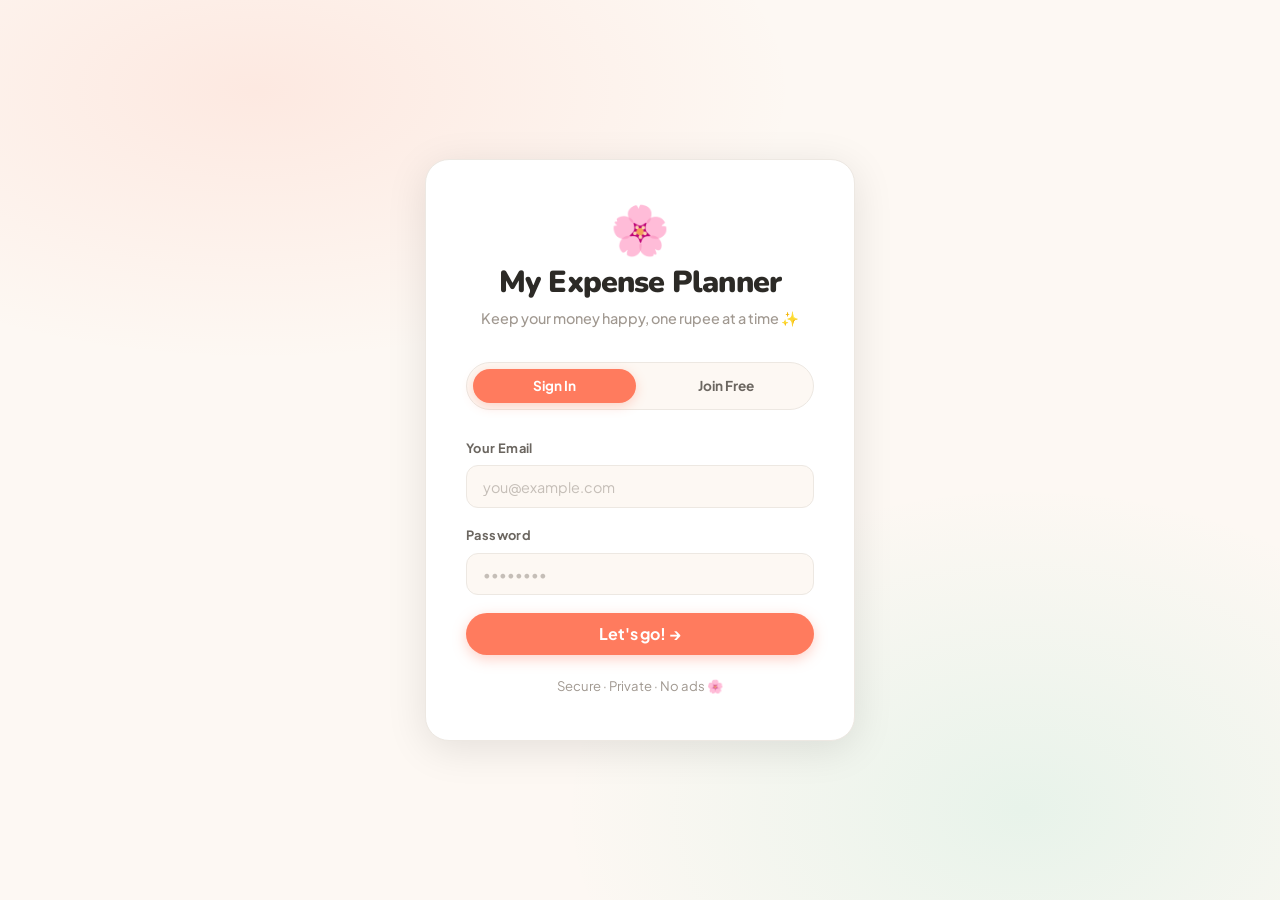
<file: src/main/webapp/index.html>
<!DOCTYPE html>
<html lang="en">
<head>
<meta charset="UTF-8"/>
<meta name="viewport" content="width=device-width, initial-scale=1.0"/>
<title>🌸 My Expense Planner</title>
<link rel="stylesheet" href="css/style.css"/>
</head>
<body>

<div class="auth-page">
  <div class="auth-card fade-in">
    <div class="auth-logo">
      <span class="icon">🌸</span>
      <h1>My Expense Planner</h1>
      <p>Keep your money happy, one rupee at a time ✨</p>
    </div>

    <div class="auth-tabs">
      <button class="auth-tab active" id="tab-login"    onclick="switchTab('login')">Sign In</button>
      <button class="auth-tab"        id="tab-register" onclick="switchTab('register')">Join Free</button>
    </div>

    <div id="auth-alert" class="alert"></div>

    <!-- Login Form -->
    <div id="form-login">
      <div class="form-group">
        <label>Your Email</label>
        <input id="l-email" type="email" class="form-control" placeholder="you@example.com"/>
      </div>
      <div class="form-group">
        <label>Password</label>
        <input id="l-password" type="password" class="form-control" placeholder="••••••••"/>
      </div>
      <button class="btn btn-primary btn-block" style="font-size:1rem" onclick="doLogin()">Let's go! →</button>
    </div>

    <!-- Register Form -->
    <div id="form-register" style="display:none">
      <div class="form-group">
        <label>What should we call you?</label>
        <input id="r-name" type="text" class="form-control" placeholder="Your name"/>
      </div>
      <div class="form-group">
        <label>Your Email</label>
        <input id="r-email" type="email" class="form-control" placeholder="you@example.com"/>
      </div>
      <div class="form-group">
        <label>Pick a Password</label>
        <input id="r-password" type="password" class="form-control" placeholder="At least 6 characters"/>
      </div>
      <button class="btn btn-primary btn-block" style="font-size:1rem" onclick="doRegister()">Create My Account 🎊</button>
    </div>

    <div class="auth-footer">Secure · Private · No ads 🌸</div>
  </div>
</div>

<script src="js/script.js"></script>
<script>
  function switchTab(tab) {
    document.getElementById("form-login").style.display    = tab === "login"    ? "" : "none";
    document.getElementById("form-register").style.display = tab === "register" ? "" : "none";
    document.getElementById("tab-login").classList.toggle("active",    tab === "login");
    document.getElementById("tab-register").classList.toggle("active", tab === "register");
    document.getElementById("auth-alert").className = "alert";
  }

  async function doLogin() {
    const email    = document.getElementById("l-email").value.trim();
    const password = document.getElementById("l-password").value;
    if (!email || !password) { showAlert("auth-alert","Please fill all fields.","error"); return; }
    const data = await apiPost("/login", { email, password });
    if (data.success) {
      location.href = "dashboard.html";
    } else {
      showAlert("auth-alert", data.message || "Login failed.", "error");
    }
  }

  async function doRegister() {
    const name     = document.getElementById("r-name").value.trim();
    const email    = document.getElementById("r-email").value.trim();
    const password = document.getElementById("r-password").value;
    if (!name || !email || !password) { showAlert("auth-alert","Please fill all fields.","error"); return; }
    const data = await apiPost("/register", { name, email, password });
    if (data.success) {
      location.href = "dashboard.html";
    } else {
      showAlert("auth-alert", data.message || "Registration failed.", "error");
    }
  }

  document.addEventListener("keydown", e => {
    if (e.key === "Enter") {
      const loginVisible = document.getElementById("form-login").style.display !== "none";
      loginVisible ? doLogin() : doRegister();
    }
  });

  apiGet("/me").then(d => { if (d?.logged_in) location.href = "dashboard.html"; }).catch(()=>{});
</script>
</body>
</html>
</file>
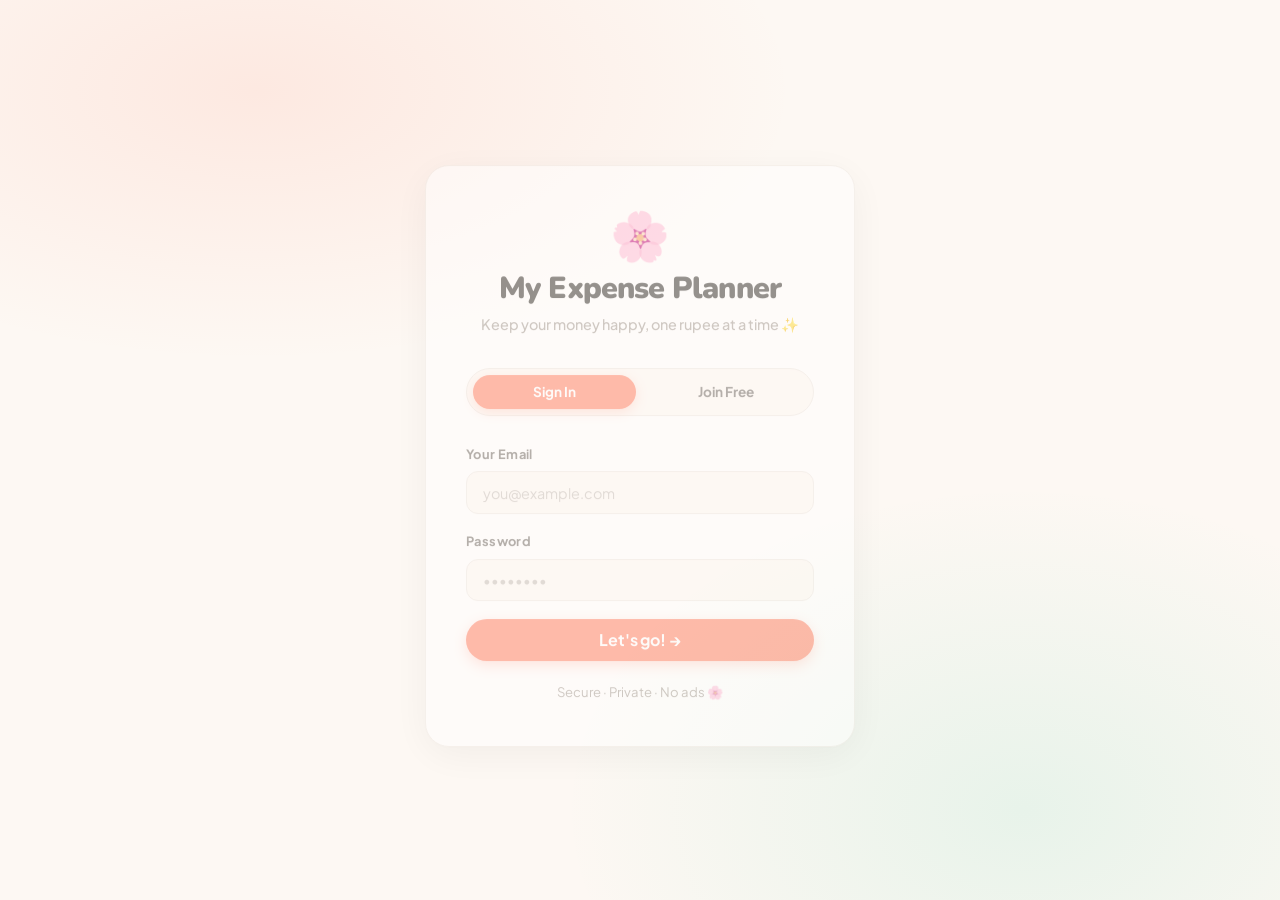
<file: src/main/webapp/budget.html>
<!DOCTYPE html>
<html lang="en">
<head>
<meta charset="UTF-8"/>
<meta name="viewport" content="width=device-width, initial-scale=1.0"/>
<title>Budget – 🌸 My Expense Planner</title>
<link rel="stylesheet" href="css/style.css"/>
</head>
<body>

<!-- Navbar -->
<nav class="navbar">
  <div class="logo">🌸 <span>My Planner<span class="dot">.</span></span></div>
  <div class="nav-links">
    <a href="dashboard.html">Home</a>
    <a href="budget.html" class="active">Budget</a>
    <a href="expenses.html">Expenses</a>
    <a href="compare.html">Compare</a>
    <a href="history.html">History</a>
  </div>
  <div class="nav-user">
    Hi, <strong id="nav-name">Friend</strong>! 👋
    <button class="btn-logout" id="btn-logout">Sign out</button>
  </div>
</nav>

<div class="container">

  <div class="page-header">
    <h1>📋 Plan Your Budget</h1>
    <p>Set how much you'd like to spend in each category. Every save creates a new version automatically — so you can always look back!</p>
  </div>

  <div class="month-bar">
    <span>📅 Month:</span>
    <select id="b-month" class="form-control" style="width:auto" onchange="loadCurrentBudget()"></select>
    <select id="b-year"  class="form-control" style="width:auto" onchange="loadCurrentBudget()"></select>
  </div>

  <div id="b-alert" class="alert"></div>

  <div style="display:grid;grid-template-columns:1fr 320px;gap:1.5rem;align-items:start" class="fade-in">
    <div class="card">
      <h3 style="font-weight:800;margin-bottom:.4rem">How much do you plan to spend? (₹)</h3>
      <p style="font-size:.85rem;color:var(--text-dim);margin-bottom:1.25rem;font-weight:500">Fill in the categories you expect to spend in this month.</p>

      <div class="category-grid" id="cat-grid" style="margin-top:1rem"></div>

      <div style="display:flex;gap:.75rem;flex-wrap:wrap;margin-top:.5rem;align-items:center">
        <button class="btn btn-primary" onclick="saveBudget()">💾 Save This Budget</button>
        <button class="btn btn-outline" onclick="clearForm()">✕ Start Over</button>
        <!-- ── NEW: Auto-Suggest Button ── -->
        <button class="btn btn-outline" onclick="loadAutoSuggest()"
                style="border-color:var(--sky);color:var(--sky);background:var(--sky-soft)">
          🤖 Auto-Suggest from Past
        </button>
      </div>

      <!-- ── NEW: Auto-Suggest Panel ── -->
      <div class="suggest-panel" id="suggest-panel">
        <p>💡 Based on your last 3 months of spending, here are suggested amounts:</p>
        <div id="suggest-rows" style="margin-bottom:.75rem"></div>
        <div style="display:flex;gap:.6rem">
          <button class="suggest-apply-btn" onclick="applySuggestion()">✅ Apply These Values</button>
          <button class="suggest-apply-btn" onclick="document.getElementById('suggest-panel').classList.remove('visible')"
                  style="background:var(--text-dim)">✕ Dismiss</button>
        </div>
      </div>
    </div>

    <!-- Right sidebar: current version + prediction hint -->
    <div>
      <div class="card" id="budget-summary" style="display:none">
        <h4 style="margin-bottom:1rem;color:var(--text-dim);font-size:.78rem;text-transform:uppercase;letter-spacing:.07em;font-weight:800">Current Version</h4>
        <div id="summary-body" style="margin-top:.75rem"></div>
      </div>
      <div class="card" id="budget-empty-card">
        <div class="empty-state" style="padding:1.5rem 0">
          <div class="icon" style="font-size:2rem">📝</div>
          <p style="font-size:.85rem">Nothing saved yet for this month — fill in your plan!</p>
        </div>
      </div>

      <!-- ── NEW: Prediction hint card ── -->
      <div class="card" id="budget-pred-hint" style="margin-top:1rem;display:none;
           background:linear-gradient(135deg,#1a2a3a,#0f1f2d);color:#e8f4fd;border:none">
        <div style="font-size:.7rem;text-transform:uppercase;letter-spacing:.09em;
                    color:#7aafc4;font-weight:800;margin-bottom:.6rem">🔮 Predicted Next Month</div>
        <div id="pred-hint-body"></div>
        <div style="margin-top:.75rem">
          <button class="suggest-apply-btn" onclick="loadAutoSuggest()">Apply to Budget</button>
        </div>
      </div>
    </div>
  </div>

</div>

<script src="js/script.js"></script>
<script>
const CATEGORIES = [
  {icon:"🍔", name:"Food"},
  {icon:"🚌", name:"Transport"},
  {icon:"🏠", name:"Rent"},
  {icon:"💊", name:"Health"},
  {icon:"📚", name:"Education"},
  {icon:"🎉", name:"Entertainment"},
  {icon:"🛍️", name:"Shopping"},
  {icon:"⚡", name:"Utilities"},
  {icon:"✈️", name:"Travel"},
  {icon:"📦", name:"Other"}
];

let _suggestedData = null;

document.addEventListener("DOMContentLoaded", () => {
  initNavbar();
  buildCategoryGrid();
  populateMonthYear("b-month", "b-year");
  loadCurrentBudget();
  loadPredictionHint();
});

function buildCategoryGrid() {
  const grid = document.getElementById("cat-grid");
  grid.innerHTML = CATEGORIES.map(c => `
    <div class="form-group cat-input">
      <label>${c.icon} ${c.name}</label>
      <input id="cat-${c.name}" type="number" min="0" step="1" class="form-control" placeholder="₹ 0"/>
    </div>`).join("");
}

async function saveBudget() {
  const month = document.getElementById("b-month").value;
  const year  = document.getElementById("b-year").value;
  const items = {};
  let hasAny = false;
  CATEGORIES.forEach(c => {
    const v = parseFloat(document.getElementById("cat-"+c.name).value) || 0;
    if (v > 0) { items[c.name] = v; hasAny = true; }
  });
  if (!hasAny) { showBAlert("Please enter at least one amount before saving.", "error"); return; }

  const data = await apiPost("/budget", { month, year, items });
  if (data.success) {
    showBAlert(`Budget Version ${data.version_no} saved! 🎉`, "success");
    loadCurrentBudget();
  } else {
    showBAlert(data.message || "Failed to save budget.", "error");
  }
}

function showBAlert(msg, type) {
  const el = document.getElementById("b-alert");
  el.textContent = msg;
  el.className = `alert alert-${type} show`;
  setTimeout(() => el.classList.remove("show"), 4000);
}

function clearForm() {
  CATEGORIES.forEach(c => { document.getElementById("cat-"+c.name).value = ""; });
}

async function loadCurrentBudget() {
  const month = document.getElementById("b-month").value;
  const year  = document.getElementById("b-year").value;
  if (!month || !year) return;
  const data = await apiGet(`/budget/history?month=${month}&year=${year}`);
  const sumEl   = document.getElementById("budget-summary");
  const emptyEl = document.getElementById("budget-empty-card");
  if (!data.success || !data.versions.length) {
    sumEl.style.display = "none"; emptyEl.style.display = "";
    return;
  }
  emptyEl.style.display = "none"; sumEl.style.display = "";
  const latest = data.versions[data.versions.length - 1];
  const total  = Object.values(latest.items).reduce((a,b) => a+b, 0);
  document.getElementById("summary-body").innerHTML =
    CATEGORIES.filter(c => latest.items[c.name] > 0).map(c => `
      <div style="display:flex;justify-content:space-between;padding:.4rem 0;border-bottom:1px solid var(--border-soft);font-size:.85rem">
        <span style="color:var(--text-mid)">${c.icon} ${c.name}</span>
        <span style="font-family:'Fira Code',monospace;color:var(--gold);font-weight:600">${fmt(latest.items[c.name])}</span>
      </div>`).join("") +
    `<div style="display:flex;justify-content:space-between;padding:.75rem 0 0;font-weight:900;font-family:'Nunito',sans-serif">
      <span>Total</span><span style="color:var(--coral)">${fmt(total)}</span>
    </div>`;
}


async function loadAutoSuggest() {
  const panel = document.getElementById("suggest-panel");
  panel.innerHTML = '<div style="color:var(--sky);font-size:.83rem">⏳ Analysing past 3 months…</div>';
  panel.classList.add("visible");

  const data = await apiGet("/prediction");
  if (!data.success || !data.categories || data.categories.length === 0) {
    panel.innerHTML = '<div style="color:var(--text-mid);font-size:.83rem">⚠ Not enough data yet. Log expenses for at least 1 month first.</div>';
    return;
  }
  _suggestedData = data.categories;

  const rows = data.categories.map(c =>
    `<div style="display:flex;justify-content:space-between;align-items:center;
                 padding:.35rem 0;border-bottom:1px solid rgba(78,168,222,.15);font-size:.83rem">
       <span style="color:var(--text)">${CATEGORIES.find(x=>x.name===c.category)?.icon||''} ${c.category}</span>
       <span style="color:var(--sky);font-family:'Fira Code',monospace;font-weight:700">${fmt(c.predicted)}</span>
     </div>`).join("");

  panel.innerHTML = `
    <p style="margin-bottom:.5rem">💡 Based on your last <strong>${data.months_used}</strong> month(s), here are suggested amounts:</p>
    <div style="margin-bottom:.75rem">${rows}</div>
    <div style="font-size:.78rem;color:var(--text-dim);margin-bottom:.7rem">
      Yearly if continued: <strong style="color:var(--sky)">${fmt(data.yearly_projection)}</strong>
    </div>
    <div style="display:flex;gap:.6rem">
      <button class="suggest-apply-btn" onclick="applySuggestion()">✅ Apply These Values</button>
      <button class="suggest-apply-btn" onclick="document.getElementById('suggest-panel').classList.remove('visible')"
              style="background:var(--text-dim)">✕ Dismiss</button>
    </div>`;
}

function applySuggestion() {
  if (!_suggestedData) return;
  _suggestedData.forEach(c => {
    const el = document.getElementById("cat-" + c.category);
    if (el) el.value = Math.ceil(parseFloat(c.predicted) * 1.10); // add 10% buffer
  });
  document.getElementById("suggest-panel").classList.remove("visible");
  showBAlert("Budget auto-filled with a 10% buffer on predicted values! Review and save. 🎯", "success");
}


async function loadPredictionHint() {
  const hintCard = document.getElementById("budget-pred-hint");
  const hintBody = document.getElementById("pred-hint-body");
  const data     = await apiGet("/prediction");
  if (!data.success || !data.categories || data.categories.length === 0) return;

  hintCard.style.display = "";
  hintBody.innerHTML = data.categories.slice(0, 4).map(c =>
    `<div style="display:flex;justify-content:space-between;padding:.25rem 0;font-size:.8rem;
                 border-bottom:1px solid rgba(255,255,255,.07)">
       <span style="color:#b4d0e3">${c.category}</span>
       <span style="color:#7dd3af;font-family:'Fira Code',monospace;font-weight:600">${fmt(c.predicted)}</span>
     </div>`).join("") +
    `<div style="display:flex;justify-content:space-between;padding:.5rem 0 0;font-size:.85rem">
       <span style="color:#9fcdea;font-weight:700">Total predicted</span>
       <span style="color:#fff;font-family:'Nunito',sans-serif;font-weight:900">${fmt(data.predicted_total)}</span>
     </div>`;
}
</script>
</body>
</html>
</file>
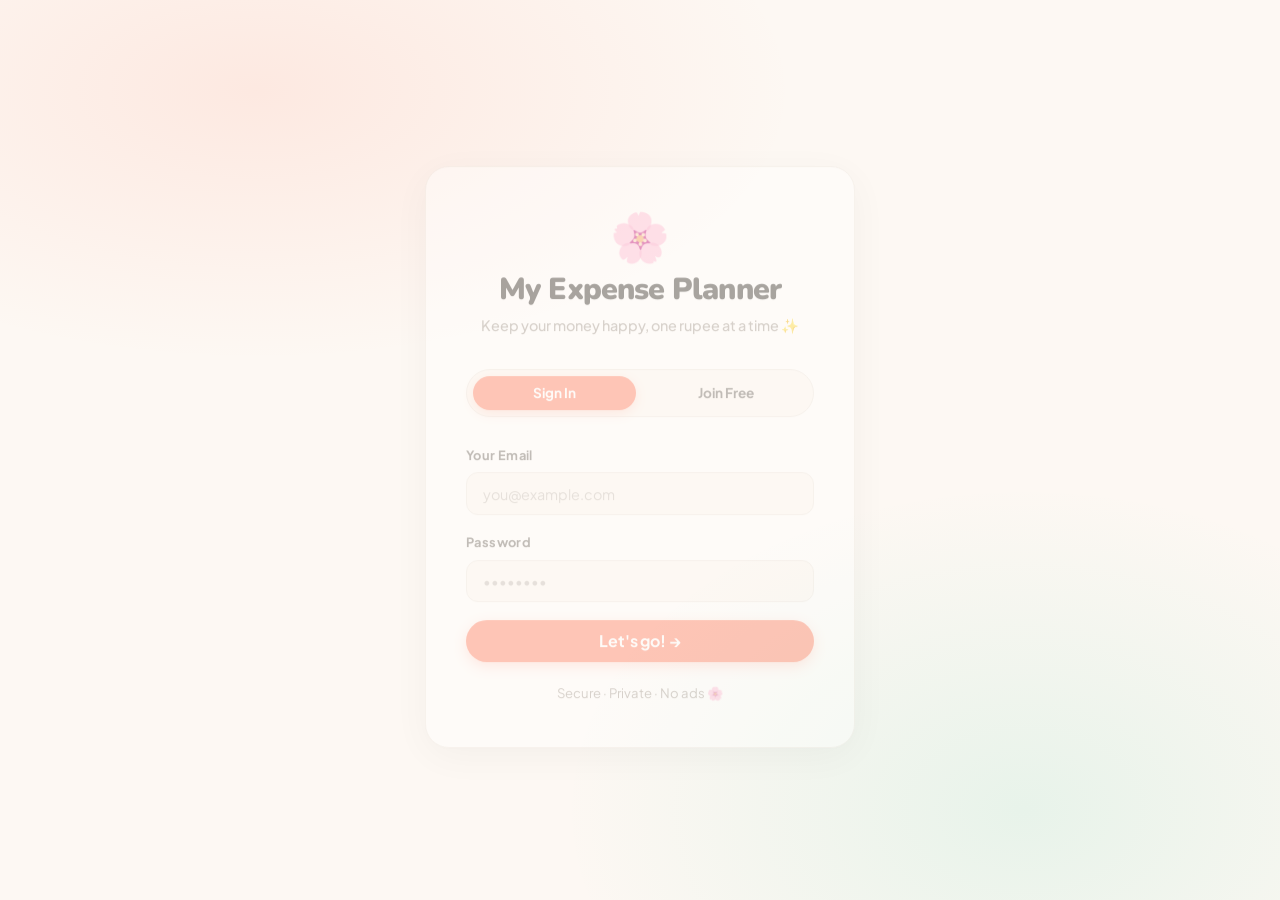
<file: src/main/webapp/dashboard.html>
<!DOCTYPE html>
<html lang="en">
<head>
<meta charset="UTF-8"/>
<meta name="viewport" content="width=device-width, initial-scale=1.0"/>
<title>Dashboard – 🌸 My Expense Planner</title>
<link rel="stylesheet" href="css/style.css"/>
</head>
<body>

<!-- Navbar -->
<nav class="navbar">
  <div class="logo">🌸 <span>My Planner<span class="dot">.</span></span></div>
  <div class="nav-links">
    <a href="dashboard.html" class="active">Home</a>
    <a href="budget.html">Budget</a>
    <a href="expenses.html">Expenses</a>
    <a href="compare.html">Compare</a>
    <a href="history.html">History</a>
  </div>
  <div class="nav-user">
    Hi, <strong id="nav-name">Friend</strong>! 👋
    <button class="btn-logout" id="btn-logout">Sign out</button>
  </div>
</nav>

<div class="container">

  <!-- Page Header -->
  <div class="flex-between page-header">
    <div>
      <h1>👋 Welcome back!</h1>
      <p>Here's how your finances are looking this month.</p>
    </div>
    <div style="display:flex;gap:.75rem;align-items:center;flex-wrap:wrap">
      <button class="btn-export" onclick="doExportCSV()">⬇ Export CSV</button>
      <button class="btn-export" style="border-color:var(--coral);color:var(--coral);background:var(--coral-soft)" onclick="doExportPDF()">📄 Export PDF</button>
      <a href="budget.html" class="btn btn-primary">+ Set a Budget</a>
    </div>
  </div>

  <!-- Month Bar -->
  <div class="month-bar">
    <span>📅 Viewing month:</span>
    <select id="d-month" class="form-control" style="width:auto" onchange="loadDashboard()"></select>
    <select id="d-year"  class="form-control" style="width:auto" onchange="loadDashboard()"></select>
  </div>

  <!-- Stats Grid -->
  <div class="stats-grid">
    <div class="stat-card">
      <div class="label">Total Budget</div>
      <div class="value" id="stat-budget">₹0</div>
      <div class="sub">What you planned 📋</div>
    </div>
    <div class="stat-card red">
      <div class="label">Spent So Far</div>
      <div class="value" id="stat-spent">₹0</div>
      <div class="sub" id="stat-count">0 transactions 💸</div>
    </div>
    <div class="stat-card gold">
      <div class="label">Still Available</div>
      <div class="value" id="stat-remaining">₹0</div>
      <div class="sub" id="stat-remaining-label">Available to spend</div>
    </div>
    <div class="stat-card teal">
      <div class="label">Budget Versions</div>
      <div class="value" id="stat-versions">0</div>
      <div class="sub">Revisions this month 🔄</div>
    </div>
  </div>

  <!-- Progress Bar -->
  <div class="card mb-2">
    <div class="flex-between" style="margin-bottom:1rem">
      <h3 style="font-weight:800;font-size:1.1rem">How much of your budget is used?</h3>
      <span id="prog-label" style="font-family:'Nunito',sans-serif;font-size:1.3rem;font-weight:900;color:var(--coral)">0%</span>
    </div>
    <div style="display:flex;justify-content:space-between;margin-bottom:.75rem;font-size:.85rem;color:var(--text-dim)">
      <span id="prog-amounts"></span>
    </div>
    <div class="progress-bar-wrap">
      <div class="progress-bar" id="prog-bar" style="width:0%"></div>
    </div>
  </div>

  <!-- ── NEW: Charts Section ─────────────────────────────── -->
  <div class="section-heading">📈 Spending Visualisation</div>
  <div class="charts-grid mb-2">
    <div class="chart-card">
      <h3>Category Breakdown</h3>
      <div class="chart-wrap">
        <canvas id="pie-chart"></canvas>
      </div>
    </div>
    <div class="chart-card">
      <h3>Planned vs Actual</h3>
      <div class="chart-wrap">
        <canvas id="bar-chart"></canvas>
      </div>
    </div>
  </div>

  <!-- ── NEW: Smart Insights Panel ───────────────────────── -->
  <div class="section-heading">🧠 Smart Insights</div>
  <div class="insights-panel mb-2" id="insights-container">
    <div class="insight-item info">
      <span class="i-icon">💡</span>
      <span class="i-text">Select a month above to see personalised spending insights.</span>
    </div>
  </div>

  <!-- ── NEW: Yearly Prediction Panel ────────────────────── -->
  <div class="section-heading">🔮 Prediction & Forecast</div>
  <div class="prediction-panel mb-2" id="prediction-container">
    <h3>Next Month Prediction</h3>
    <div style="color:#7aafc4;font-size:.85rem">Loading forecast…</div>
  </div>

  <!-- Quick Actions -->
  <div class="section-heading">⚡ Quick Actions</div>
  <div class="stats-grid">
    <a href="budget.html" class="quick-action">
      <span class="qa-icon">📋</span>
      <div class="qa-label">Create / Update Budget</div>
    </a>
    <a href="expenses.html" class="quick-action">
      <span class="qa-icon">💸</span>
      <div class="qa-label">Log an Expense</div>
    </a>
    <a href="compare.html" class="quick-action">
      <span class="qa-icon">📊</span>
      <div class="qa-label">Planned vs Actual</div>
    </a>
    <a href="history.html" class="quick-action">
      <span class="qa-icon">🕓</span>
      <div class="qa-label">See Version History</div>
    </a>
  </div>

</div>

<script src="js/script.js"></script>
<script>
  document.addEventListener("DOMContentLoaded", () => {
    initNavbar();
    populateMonthYear("d-month", "d-year");
    loadDashboard();
    loadPrediction("prediction-container");
  });

  async function loadDashboard() {
    const month = document.getElementById("d-month").value;
    const year  = document.getElementById("d-year").value;
    if (!month || !year) return;

    const data = await apiGet(`/dashboard?month=${month}&year=${year}`);
    if (!data.success) return;

    document.getElementById("stat-budget").textContent    = fmt(data.total_budget);
    document.getElementById("stat-spent").textContent     = fmt(data.total_expenses);
    document.getElementById("stat-remaining").textContent = fmt(Math.abs(data.remaining));
    document.getElementById("stat-versions").textContent  = data.version_count;
    document.getElementById("stat-count").textContent     = `${data.expense_count} transaction${data.expense_count !== 1 ? "s" : ""} 💸`;

    const remLabel = document.getElementById("stat-remaining-label");
    remLabel.textContent = data.remaining >= 0 ? "Available to spend" : "Over budget! ⚠";
    remLabel.style.color = data.remaining >= 0 ? "" : "var(--red)";

    const pct = data.total_budget > 0
      ? Math.min((data.total_expenses / data.total_budget) * 100, 100) : 0;
    const bar = document.getElementById("prog-bar");
    bar.style.width = pct + "%";
    bar.className   = "progress-bar" + (data.remaining < 0 ? " over" : "");
    document.getElementById("prog-label").textContent   = `${pct.toFixed(1)}%`;
    document.getElementById("prog-amounts").textContent = `${fmt(data.total_expenses)} spent of ${fmt(data.total_budget)}`;

    // Load charts
    loadCharts(month, year);

    // Load insights
    loadInsights(month, year, "insights-container");
  }

  async function loadCharts(month, year) {
    // Pie chart: category breakdown from expenses
    const expData = await apiGet(`/expenses?month=${month}&year=${year}`);
    if (expData.success && expData.expenses.length > 0) {
      const catMap = {};
      expData.expenses.forEach(e => {
        catMap[e.category] = (catMap[e.category] || 0) + e.amount;
      });
      renderPieChart("pie-chart", Object.keys(catMap), Object.values(catMap));
    }

    // Bar chart: planned vs actual from compare endpoint
    const cmpData = await apiGet(`/compare?month=${month}&year=${year}`);
    if (cmpData.success && cmpData.comparison && cmpData.comparison.length > 0) {
      const labels   = cmpData.comparison.map(r => r.category);
      const planned  = cmpData.comparison.map(r => r.planned);
      const actual   = cmpData.comparison.map(r => r.actual);
      renderBarChart("bar-chart", labels, planned, actual);
    }
  }

  function doExportCSV() {
    const m = document.getElementById("d-month").value;
    const y = document.getElementById("d-year").value;
    exportCSV(m, y);
  }
  function doExportPDF() {
    const m = document.getElementById("d-month").value;
    const y = document.getElementById("d-year").value;
    exportPDF(m, y);
  }
</script>
</body>
</html>
<!-- updated -->
</file>
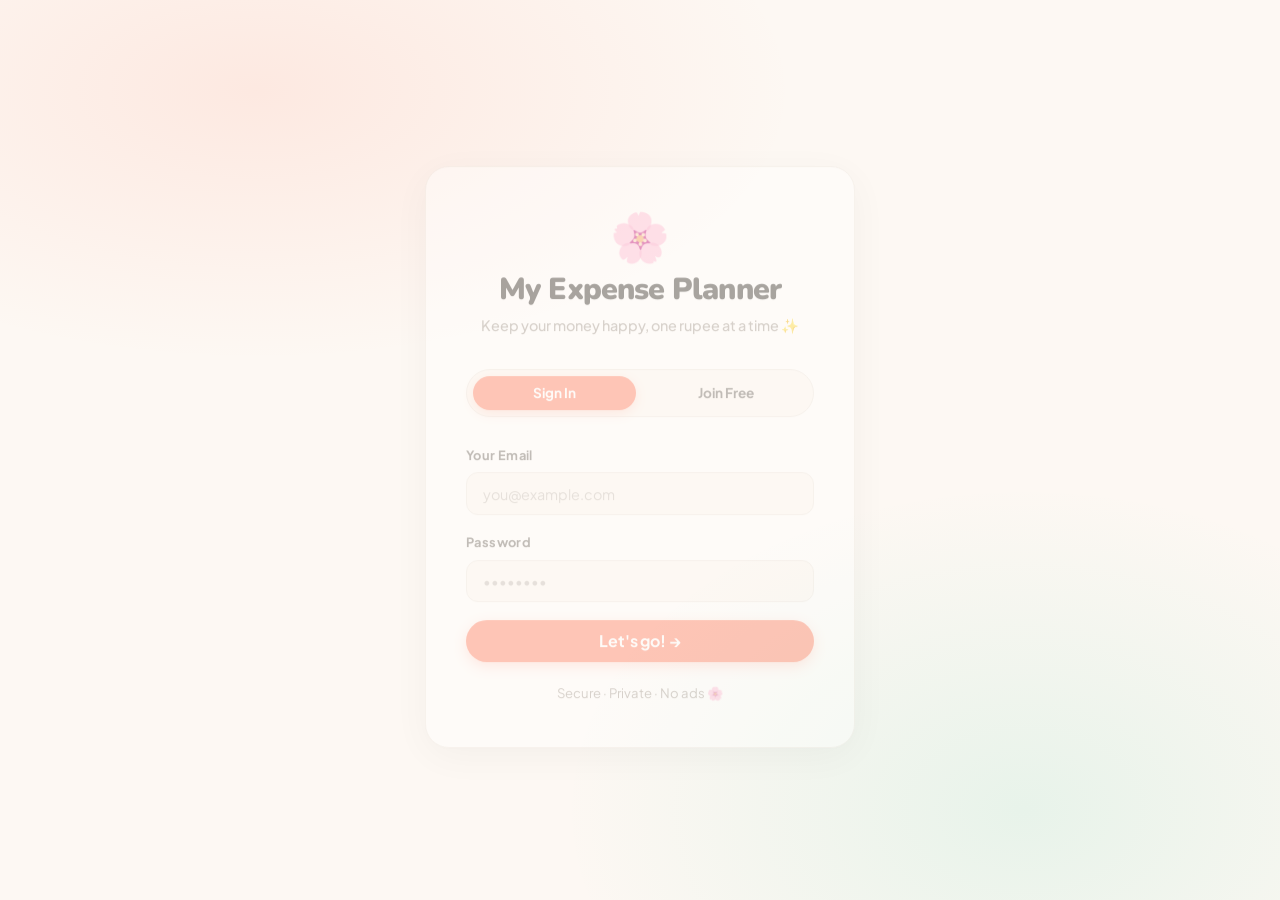
<file: src/main/webapp/expenses.html>
<!DOCTYPE html>
<html lang="en">
<head>
<meta charset="UTF-8"/>
<meta name="viewport" content="width=device-width, initial-scale=1.0"/>
<title>Expenses – 🌸 My Expense Planner</title>
<link rel="stylesheet" href="css/style.css"/>
</head>
<body>

<!-- Navbar -->
<nav class="navbar">
  <div class="logo">🌸 <span>My Planner<span class="dot">.</span></span></div>
  <div class="nav-links">
    <a href="dashboard.html">Home</a>
    <a href="budget.html">Budget</a>
    <a href="expenses.html" class="active">Expenses</a>
    <a href="compare.html">Compare</a>
    <a href="history.html">History</a>
  </div>
  <div class="nav-user">
    Hi, <strong id="nav-name">Friend</strong>! 👋
    <button class="btn-logout" id="btn-logout">Sign out</button>
  </div>
</nav>

<div class="container">

  <div class="flex-between page-header">
    <div>
      <h1>💸 Track Your Spending</h1>
      <p>Log daily expenses, or import your bank statement in one click.</p>
    </div>
    <div style="display:flex;gap:.6rem;flex-wrap:wrap">
      <button class="btn-export" onclick="doExportCSV()">⬇ Export CSV</button>
      <button class="btn-export" style="border-color:var(--coral);color:var(--coral);background:var(--coral-soft)"
              onclick="doExportPDF()">📄 Export PDF</button>
    </div>
  </div>

  <!-- ── Top row: Add Expense form + Expense list ────────── -->
  <div style="display:grid;grid-template-columns:320px 1fr;gap:1.5rem;align-items:start">

    <!-- Add Expense Form -->
    <div class="card fade-in" style="position:sticky;top:80px">
      <h3 style="font-weight:800;margin-bottom:.4rem">Add an Expense</h3>
      <p style="font-size:.82rem;color:var(--text-dim);margin-bottom:1.1rem;font-weight:500">What did you spend on today?</p>
      <div id="exp-alert" class="alert"></div>
      <div class="form-group">
        <label>Category</label>
        <select id="exp-cat" class="form-control">
          <option value="">Pick a category...</option>
          <option>Food</option><option>Transport</option><option>Rent</option>
          <option>Health</option><option>Education</option><option>Entertainment</option>
          <option>Shopping</option><option>Utilities</option><option>Travel</option><option>Other</option>
        </select>
      </div>
      <div class="form-group">
        <label>Amount (₹)</label>
        <input id="exp-amt" type="number" min="0.01" step="0.01" class="form-control" placeholder="0.00"/>
      </div>
      <div class="form-group">
        <label>Date</label>
        <input id="exp-date" type="date" class="form-control"/>
      </div>
      <div class="form-group">
        <label>Note (optional)</label>
        <input id="exp-note" type="text" class="form-control" placeholder="Brief description..."/>
      </div>
      <button class="btn btn-primary" style="width:100%;justify-content:center" onclick="addExpense()">
        ➕ Add Expense
      </button>
    </div>

    <!-- Expense List -->
    <div class="card">
      <div class="flex-between" style="margin-bottom:1rem">
        <h3 style="font-weight:800">Expense List</h3>
        <div class="month-bar" style="padding:.5rem 1rem;margin:0">
          <span>📅</span>
          <select id="e-month" class="form-control" style="width:auto" onchange="loadExpenses()"></select>
          <select id="e-year"  class="form-control" style="width:auto" onchange="loadExpenses()"></select>
        </div>
      </div>

      <div id="exp-empty" class="empty-state" style="display:none">
        <div class="icon">🧾</div>
        <p>No expenses recorded for this month.</p>
      </div>

      <div class="table-wrap">
        <table id="exp-table">
          <thead>
            <tr>
              <th>Date</th>
              <th>Category</th>
              <th>Amount</th>
              <th>Note</th>
              <th>Source</th>
              <th></th>
            </tr>
          </thead>
          <tbody id="exp-tbody"></tbody>
        </table>
      </div>

      <div id="exp-total" style="margin-top:1rem;text-align:right;font-weight:900;
           font-family:'Nunito',sans-serif;color:var(--coral);display:none">
        Total: <span id="exp-total-val"></span>
      </div>
    </div>
  </div>

  <!-- ── NEW: UPI / Bank Import Section ──────────────────── -->
  <div class="import-section" style="margin-top:1.5rem">
    <div class="section-heading">📲 Import UPI / Bank Transactions</div>
    <div class="import-card">
      <h3>📂 Upload Bank Statement CSV</h3>
      <p>Export a CSV from your UPI app (PhonePe, GPay, Paytm) or bank (HDFC, SBI, ICICI, Axis).
         Debit transactions are auto-detected and categorised using 40+ merchant keywords.</p>

      <div id="imp-alert" class="alert"></div>

      <!-- Drop zone -->
      <div class="import-drop-zone" id="drop-zone"
           onclick="document.getElementById('csv-file-input').click()"
           ondragover="handleDragOver(event)"
           ondragleave="handleDragLeave(event)"
           ondrop="handleDrop(event)">
        <div class="dz-icon">📁</div>
        <p>Click to choose a CSV file &nbsp;·&nbsp; or drag &amp; drop here</p>
        <small>Columns auto-detected: Date, Amount/Debit, Description/Narration</small>
      </div>
      <input type="file" id="csv-file-input" accept=".csv" style="display:none"
             onchange="handleFileSelect(event)">

      <!-- Column mapping hint -->
      <div style="margin-top:.75rem;padding:.6rem .85rem;background:var(--gold-soft);
                  border-radius:var(--radius-sm);border:1px solid #f5d992;font-size:.78rem;
                  color:var(--text-mid)">
        💡 <strong>Tip:</strong> Expected column names: <code>Date</code>, <code>Debit</code> or <code>Withdrawal</code> or <code>Amount</code>,
        <code>Description</code> or <code>Narration</code> or <code>Remarks</code>.
        Credits/refunds are automatically skipped.
      </div>

      <!-- Preview table (shown after file is parsed) -->
      <div class="import-preview" id="import-preview-section">
        <div style="height:.75rem"></div>
        <div class="import-count" id="import-count"></div>
        <div class="import-table-wrap">
          <table class="import-table">
            <thead>
              <tr><th>Date</th><th>Amount</th><th>Description</th><th>Auto Category</th></tr>
            </thead>
            <tbody id="import-preview-body"></tbody>
          </table>
        </div>
        <p style="font-size:.75rem;color:var(--text-dim);margin-top:.4rem">
          Showing first 20 rows. All valid debit rows will be imported.
        </p>
        <div style="margin-top:.85rem;display:flex;gap:.75rem;flex-wrap:wrap">
          <button class="btn btn-primary btn-sm" onclick="doImport()">
            ⬆ Import All Transactions
          </button>
          <button class="btn btn-outline btn-sm" onclick="cancelImport()">✕ Cancel</button>
        </div>
      </div>
    </div>

<!-- ── CSV Prompt Guide ── -->
<details style="margin-top:.75rem">
  <summary style="cursor:pointer;font-size:.82rem;font-weight:700;color:var(--text-mid);
                  padding:.4rem 0;outline:none">
    📋 View CSV generation prompts
  </summary>

  <div style="margin-top:.6rem;background:var(--bg);border:1px solid var(--border);
              border-radius:var(--radius-sm);padding:1rem;overflow-x:auto">

    <!-- PhonePe / GPay Prompt -->
    <p style="font-size:.8rem;margin-bottom:.4rem;color:var(--text-mid)">
      <strong>PhonePe / GPay CSV Prompt:</strong>
    </p>

    <pre style="font-size:.75rem;line-height:1.6;color:var(--text);white-space:pre-wrap;margin:0">
Generate a CSV file strictly in the following PhonePe / GPay transaction export format.
Output ONLY CSV. Do not add explanations.

Date,Description,Debit,Credit,Balance

RULES:
- Date format must be DD/MM/YYYY
- Description must be uppercase
- Debit = money spent, Credit = money received
- Only one of Debit or Credit should have value per row
- Amounts must be in decimal format (e.g., 250.00)
- Balance must be a running balance with decimals
- No negative values
- No extra spaces
- No extra columns
- No text outside CSV
    </pre>

    <!-- Bank Prompt -->
    <p style="font-size:.8rem;margin-top:.8rem;margin-bottom:.4rem;color:var(--text-mid)">
      <strong>HDFC / SBI Bank CSV Prompt:</strong>
    </p>

    <pre style="font-size:.75rem;line-height:1.6;color:var(--text);white-space:pre-wrap;margin:0">
Generate a CSV file strictly in the following HDFC / SBI bank statement format.
Output ONLY CSV. Do not add explanations.

Value Date,Narration,Withdrawal Amt,Deposit Amt,Closing Balance

RULES:
- Date format must be DD-MM-YYYY
- Narration must follow bank-style text (UPI/, POS, NEFT, ATM, etc.)
- Withdrawal Amt = money spent
- Deposit Amt = money received
- Only one of Withdrawal or Deposit should have value per row
- Amounts must be in decimal format (e.g., 450.00)
- Closing Balance must be maintained realistically
- Some rows may have empty Closing Balance
- No negative values
- No extra spaces
- No extra columns
- No text outside CSV
    </pre>

  </div>
</details>
<script src="js/script.js"></script>
<script>
document.addEventListener("DOMContentLoaded", () => {
  initNavbar();
  document.getElementById("exp-date").value = new Date().toISOString().split("T")[0];
  populateMonthYear("e-month", "e-year");
  loadExpenses();
});

/* ── Manual add expense ──────────────────────────────────── */
async function addExpense() {
  const category = document.getElementById("exp-cat").value;
  const amount   = parseFloat(document.getElementById("exp-amt").value);
  const date     = document.getElementById("exp-date").value;
  const note     = document.getElementById("exp-note").value.trim();
  if (!category) { showAlert("exp-alert","Please choose a category.","error"); return; }
  if (!amount || amount <= 0) { showAlert("exp-alert","Please enter a valid amount.","error"); return; }
  if (!date)     { showAlert("exp-alert","Please pick a date.","error"); return; }

  const data = await apiPost("/expense", { category, amount, date, note });
  if (data.success) {
    showAlert("exp-alert","Expense logged! Great job keeping track 👍","success");
    document.getElementById("exp-cat").value  = "";
    document.getElementById("exp-amt").value  = "";
    document.getElementById("exp-note").value = "";
    const d = new Date(date + "T00:00:00");
    document.getElementById("e-month").value = d.getMonth() + 1;
    document.getElementById("e-year").value  = d.getFullYear();
    loadExpenses();
  } else {
    showAlert("exp-alert", data.message || "Failed to add expense.", "error");
  }
}

/* ── Load expense list ───────────────────────────────────── */
async function loadExpenses() {
  const month = document.getElementById("e-month").value;
  const year  = document.getElementById("e-year").value;
  if (!month || !year) return;
  const data    = await apiGet(`/expenses?month=${month}&year=${year}`);
  const tbody   = document.getElementById("exp-tbody");
  const emptyEl = document.getElementById("exp-empty");
  const tableEl = document.getElementById("exp-table");
  const totalEl = document.getElementById("exp-total");

  if (!data.success || !data.expenses.length) {
    tbody.innerHTML = ""; emptyEl.style.display = "";
    tableEl.style.display = "none"; totalEl.style.display = "none"; return;
  }
  emptyEl.style.display = "none"; tableEl.style.display = ""; totalEl.style.display = "";
  let total = 0;
  tbody.innerHTML = data.expenses.map(e => {
    total += e.amount;
    const src    = e.source || "manual";
    const srcBadge = `<span class="badge-source ${src}">${src === "import" ? "📲 Import" : "✏ Manual"}</span>`;
    return `<tr>
      <td style="color:var(--text-dim);font-family:'Fira Code',monospace;font-size:.82rem">${e.date}</td>
      <td><span class="badge-cat">${e.category}</span></td>
      <td style="font-family:'Nunito',sans-serif;font-weight:800;color:var(--gold)">${fmt(e.amount)}</td>
      <td style="color:var(--text-mid);font-weight:500;max-width:160px;overflow:hidden;
                 text-overflow:ellipsis;white-space:nowrap">${e.note || "—"}</td>
      <td>${srcBadge}</td>
      <td><button class="btn btn-danger" onclick="deleteExpense(${e.expense_id})">✕</button></td>
    </tr>`;
  }).join("");
  document.getElementById("exp-total-val").textContent = fmt(total);
}

async function deleteExpense(id) {
  if (!confirm("Delete this expense?")) return;
  const data = await apiDelete(`/expense/${id}`);
  if (data.success) loadExpenses();
}

/* ── Export ──────────────────────────────────────────────── */
function doExportCSV() {
  exportCSV(document.getElementById("e-month").value, document.getElementById("e-year").value);
}
function doExportPDF() {
  exportPDF(document.getElementById("e-month").value, document.getElementById("e-year").value);
}

/* ── File import handlers ────────────────────────────────── */
function handleFileSelect(e) {
  const file = e.target.files[0];
  if (!file) return;
  parseImportFile(file, "import-preview-body", "import-preview-section", "import-count");
}

function handleDragOver(e) {
  e.preventDefault();
  document.getElementById("drop-zone").classList.add("drag-over");
}
function handleDragLeave(e) {
  document.getElementById("drop-zone").classList.remove("drag-over");
}
function handleDrop(e) {
  e.preventDefault();
  document.getElementById("drop-zone").classList.remove("drag-over");
  const file = e.dataTransfer.files[0];
  if (file && file.name.endsWith(".csv")) {
    parseImportFile(file, "import-preview-body", "import-preview-section", "import-count");
  } else {
    showAlert("imp-alert", "Please drop a valid CSV file.", "error");
  }
}

async function doImport() {
  const fileInput = document.getElementById("csv-file-input");
  const filename  = fileInput.files[0] ? fileInput.files[0].name : "upload.csv";
  await submitImport(filename, "imp-alert");
  loadExpenses();
}
function cancelImport() {
  window._importRows = [];
  document.getElementById("import-preview-section").classList.remove("visible");
  document.getElementById("csv-file-input").value = "";
}
</script>
</body>
</html>
</file>
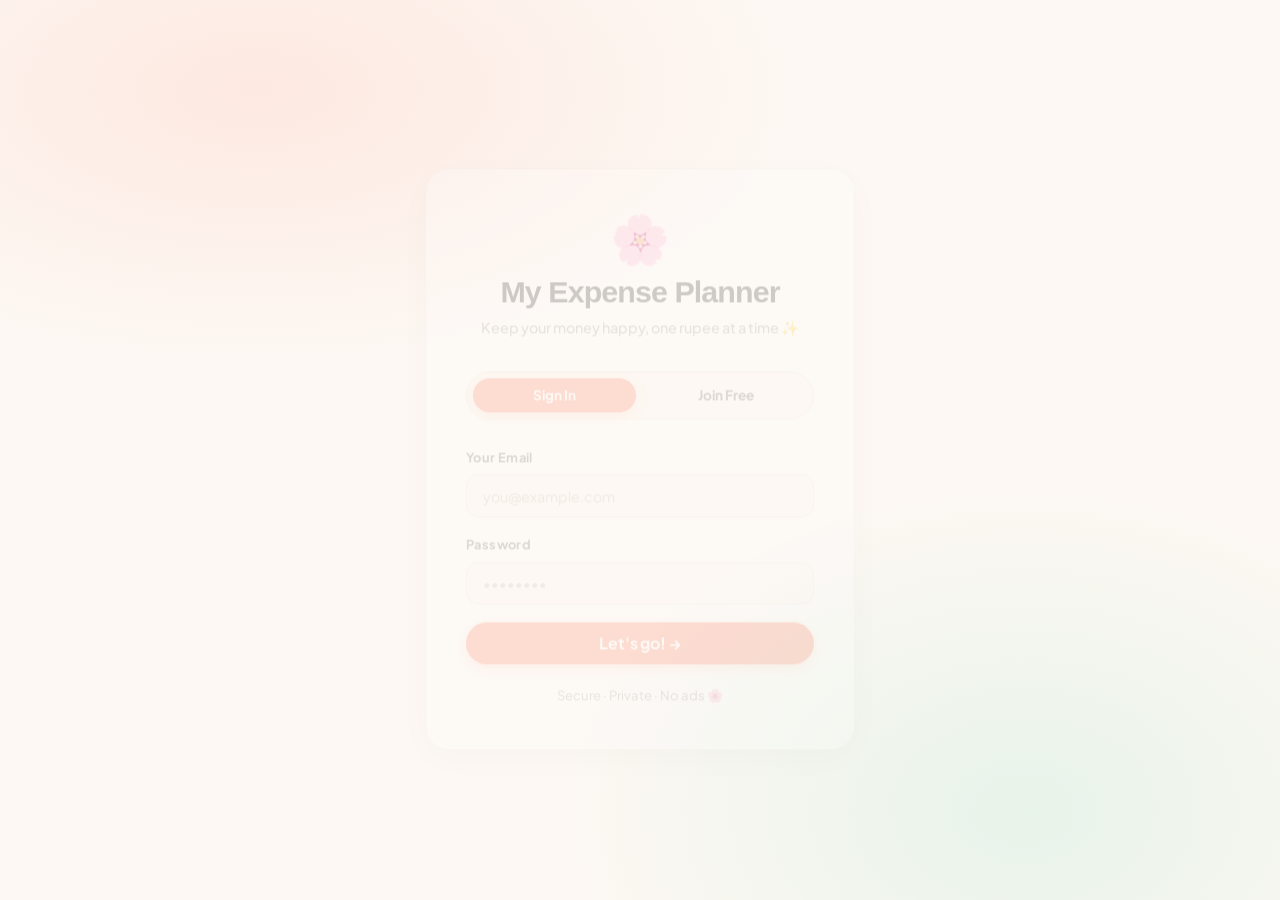
<file: src/main/webapp/history.html>
<!DOCTYPE html>
<html lang="en">
<head>
<meta charset="UTF-8"/>
<meta name="viewport" content="width=device-width, initial-scale=1.0"/>
<title>History – 🌸 My Expense Planner</title>
<link rel="stylesheet" href="css/style.css"/>
</head>
<body>

<!-- Navbar -->
<nav class="navbar">
  <div class="logo">🌸 <span>My Planner<span class="dot">.</span></span></div>
  <div class="nav-links">
    <a href="dashboard.html">Home</a>
    <a href="budget.html">Budget</a>
    <a href="expenses.html">Expenses</a>
    <a href="compare.html">Compare</a>
    <a href="history.html" class="active">History</a>
  </div>
  <div class="nav-user">
    Hi, <strong id="nav-name">Friend</strong>! 👋
    <button class="btn-logout" id="btn-logout">Sign out</button>
  </div>
</nav>

<div class="container">

  <div class="flex-between page-header">
    <div>
      <h1>🕓 Budget History</h1>
      <p>All saved budget versions for any month. Download a full report anytime.</p>
    </div>
    <div style="display:flex;gap:.6rem;align-items:center;flex-wrap:wrap">
      <!-- ── NEW: Export buttons ── -->
      <button class="btn-export" onclick="doExportCSV()">⬇ Export CSV</button>
      <button class="btn-export" style="border-color:var(--coral);color:var(--coral);background:var(--coral-soft)"
              onclick="doExportPDF()">📄 Export PDF</button>
      <div class="month-bar" style="margin:0">
        <span>📅 Month</span>
        <select id="h-month" class="form-control" style="width:auto" onchange="loadHistory()"></select>
        <select id="h-year"  class="form-control" style="width:auto" onchange="loadHistory()"></select>
      </div>
    </div>
  </div>

  <!-- ── NEW: Quick stats for selected month ──────────────── -->
  <div id="hist-stats" style="display:none;margin-bottom:1.5rem">
    <div class="stats-grid" style="grid-template-columns:repeat(3,1fr)">
      <div class="stat-card">
        <div class="label">Budget Versions</div>
        <div class="value" id="hs-versions">0</div>
        <div class="sub">Times revised 🔄</div>
      </div>
      <div class="stat-card gold">
        <div class="label">Latest Total Budget</div>
        <div class="value" id="hs-total">₹0</div>
        <div class="sub">Most recent plan</div>
      </div>
      <div class="stat-card teal">
        <div class="label">Categories Planned</div>
        <div class="value" id="hs-cats">0</div>
        <div class="sub">Non-zero categories</div>
      </div>
    </div>
  </div>

  <!-- Empty state -->
  <div id="history-empty" class="empty-state">
    <div class="icon">🕓</div>
    <p>No budget versions found for this month — try a different month!</p>
  </div>

  <!-- Version cards grid -->
  <div id="history-grid" class="version-grid" style="display:none"></div>

  <!-- ── NEW: Insights for selected month ─────────────────── -->
  <div id="hist-insights-wrap" style="display:none;margin-top:1.5rem">
    <div class="section-heading">🧠 Smart Insights for this Month</div>
    <div class="insights-panel" id="hist-insights"></div>
  </div>

</div>

<script src="js/script.js"></script>
<script>
const CATEGORIES = [
  {icon:"🍔", name:"Food"},      {icon:"🚌", name:"Transport"},
  {icon:"🏠", name:"Rent"},      {icon:"💊", name:"Health"},
  {icon:"📚", name:"Education"}, {icon:"🎉", name:"Entertainment"},
  {icon:"🛍️", name:"Shopping"},  {icon:"⚡", name:"Utilities"},
  {icon:"✈️", name:"Travel"},    {icon:"📦", name:"Other"}
];

document.addEventListener("DOMContentLoaded", () => {
  initNavbar();
  populateMonthYear("h-month", "h-year");
  loadHistory();
});

async function loadHistory() {
  const month = document.getElementById("h-month").value;
  const year  = document.getElementById("h-year").value;
  if (!month || !year) return;

  const data    = await apiGet(`/budget/history?month=${month}&year=${year}`);
  const emptyEl = document.getElementById("history-empty");
  const gridEl  = document.getElementById("history-grid");
  const statsEl = document.getElementById("hist-stats");
  const insWrap = document.getElementById("hist-insights-wrap");

  if (!data.success || !data.versions.length) {
    emptyEl.style.display = ""; gridEl.style.display = "none";
    statsEl.style.display = "none"; insWrap.style.display = "none"; return;
  }
  emptyEl.style.display = "none"; gridEl.style.display = "";
  statsEl.style.display = ""; insWrap.style.display = "";

  // ── Quick stats
  const versions = [...data.versions].reverse();
  const latest   = versions[0];
  const latTotal = Object.values(latest.items).reduce((a,b)=>a+b, 0);
  const latCats  = Object.values(latest.items).filter(v=>v>0).length;
  document.getElementById("hs-versions").textContent = versions.length;
  document.getElementById("hs-total").textContent    = fmt(latTotal);
  document.getElementById("hs-cats").textContent     = latCats;

  // ── Version cards
  gridEl.innerHTML = versions.map((v, i) => {
    const isLatest = i === 0;
    const total    = Object.values(v.items).reduce((a, b) => a + b, 0);
    const rows     = CATEGORIES.filter(c => v.items[c.name] > 0)
      .map(c => `<div class="vi">
        <span class="cat">${c.icon} ${c.name}</span>
        <span class="amt">${fmt(v.items[c.name])}</span>
      </div>`).join("");

    return `<div class="version-card fade-in ${isLatest ? "latest" : ""}">
      <div class="version-badge">
        Version ${v.version_no}
        ${isLatest ? '<span class="badge badge-ok" style="margin-left:.4rem;font-size:.65rem">Latest ✨</span>' : ""}
      </div>
      <div class="version-items">${rows || "<div style='color:var(--text-dim);font-size:.85rem'>No items recorded.</div>"}</div>
      <div class="version-total">
        <span class="label">Total Budget</span>
        <span class="val">${fmt(total)}</span>
      </div>
      <div class="version-date" style="margin-top:.75rem;font-size:.75rem;color:var(--text-dim)">
        🕓 Saved on ${new Date(v.created_at).toLocaleString("en-IN", {dateStyle:"medium", timeStyle:"short"})}
      </div>
    </div>`;
  }).join("");

  // ── Insights for the month
  loadInsights(month, year, "hist-insights");
}

/* ── Export wrappers ─────────────────────────────────────── */
function doExportCSV() {
  exportCSV(document.getElementById("h-month").value, document.getElementById("h-year").value);
}
function doExportPDF() {
  exportPDF(document.getElementById("h-month").value, document.getElementById("h-year").value);
}
</script>
</body>
</html>
</file>
<file: src/main/webapp/css/style.css>
/* ══════════════════════════════════════════════════════════════════
   Personal Expense Planner  –  Global Stylesheet
   ══════════════════════════════════════════════════════════════════ */

@import url('https://fonts.googleapis.com/css2?family=Nunito:wght@400;500;600;700;800;900&family=Plus+Jakarta+Sans:wght@400;500;600;700&family=Fira+Code:wght@400;500&display=swap');

/* ── CSS VARIABLES ─────────────────────────────────────────── */
:root {
  --bg:         #FDF8F3;
  --surface:    #FFFFFF;
  --card:       #FFFFFF;
  --border:     #EDE8E2;
  --border-soft:#F2EDE8;
  --coral:      #FF7B5E;
  --coral-soft: #FFF0EC;
  --coral-mid:  #FFD4C9;
  --mint:       #2DC79A;
  --mint-soft:  #E6FAF4;
  --gold:       #F5A623;
  --gold-soft:  #FEF6E4;
  --sky:        #4EA8DE;
  --sky-soft:   #E8F5FF;
  --red:        #F05050;
  --red-soft:   #FFF0F0;
  --text:       #2C2A26;
  --text-mid:   #6B6660;
  --text-dim:   #A09890;
  --radius:     18px;
  --radius-sm:  12px;
  --nav-h:      68px;
  --shadow:     0 4px 24px rgba(0,0,0,.07);
  --shadow-sm:  0 2px 12px rgba(0,0,0,.05);
  --shadow-lg:  0 8px 40px rgba(0,0,0,.1);
  --transition: 0.22s ease;
}

/* ── RESET ─────────────────────────────────────────────────── */
*, *::before, *::after { box-sizing: border-box; margin: 0; padding: 0; }
html { scroll-behavior: smooth; }
body {
  font-family: 'Plus Jakarta Sans', sans-serif;
  background: var(--bg);
  color: var(--text);
  min-height: 100vh;
  font-size: 15px;
  line-height: 1.6;
  background-image:
    radial-gradient(ellipse 60% 40% at 10% 0%, rgba(255,123,94,.07) 0%, transparent 60%),
    radial-gradient(ellipse 50% 50% at 90% 100%, rgba(45,199,154,.06) 0%, transparent 60%);
}
a { text-decoration: none; color: inherit; }
img { max-width: 100%; }

/* ── TYPOGRAPHY ────────────────────────────────────────────── */
h1, h2, h3, h4 { font-family: 'Nunito', sans-serif; font-weight: 800; line-height: 1.2; }
h1 { font-size: 2rem; letter-spacing: -.02em; }
h2 { font-size: 1.5rem; }
h3 { font-size: 1.1rem; letter-spacing: -.01em; }
p  { color: var(--text-mid); font-size: 0.95rem; }

/* ── NAVBAR ────────────────────────────────────────────────── */
.navbar {
  position: fixed; top: 0; left: 0; right: 0;
  height: var(--nav-h);
  background: rgba(253,248,243,0.92);
  backdrop-filter: blur(16px);
  border-bottom: 1px solid var(--border);
  display: flex; align-items: center; justify-content: space-between;
  padding: 0 2rem; z-index: 1000; gap: 1rem;
}
.logo {
  font-family: 'Nunito', sans-serif;
  font-size: 1.2rem; font-weight: 900;
  color: var(--coral);
  display: flex; align-items: center; gap: .5rem;
  white-space: nowrap; letter-spacing: -.01em;
}
.logo span { color: var(--text); }
.logo .dot { color: var(--mint); }
.nav-links { display: flex; gap: .25rem; }
.nav-links a {
  padding: .45rem .85rem; border-radius: 99px;
  font-size: .85rem; font-weight: 600;
  color: var(--text-mid); transition: all .2s;
}
.nav-links a:hover { background: var(--coral-soft); color: var(--coral); }
.nav-links a.active { background: var(--coral); color: #fff; }
.nav-user {
  display: flex; align-items: center; gap: .75rem;
  font-size: .85rem; white-space: nowrap; color: var(--text-mid);
}
.nav-user strong { color: var(--text); font-weight: 700; }
.btn-logout {
  background: transparent; border: 1.5px solid var(--border);
  color: var(--text-mid); padding: .35rem .85rem; border-radius: 99px;
  cursor: pointer; font-size: .8rem; font-weight: 600;
  transition: all .2s; font-family: 'Plus Jakarta Sans', sans-serif;
}
.btn-logout:hover { border-color: var(--red); color: var(--red); background: var(--red-soft); }

/* ── LAYOUT ────────────────────────────────────────────────── */
.container { max-width: 1100px; margin: 0 auto; padding: calc(var(--nav-h) + 2.5rem) 1.5rem 4rem; }
.page-wrap  { padding: calc(var(--nav-h) + 2.5rem) 0 4rem; }

/* ── PAGE HEADER ───────────────────────────────────────────── */
.page-header { margin-bottom: 2rem; }
.page-header h1 { margin-bottom: .35rem; }
.page-header p  { color: var(--text-mid); font-size: .95rem; }
.flex-between { display: flex; align-items: center; justify-content: space-between; flex-wrap: wrap; gap: 1rem; }

/* ── CARDS ─────────────────────────────────────────────────── */
.card {
  background: var(--card); border: 1px solid var(--border);
  border-radius: var(--radius); padding: 1.5rem;
  box-shadow: var(--shadow-sm);
}
.card-title {
  font-size: .72rem; font-weight: 800; text-transform: uppercase;
  letter-spacing: .08em; color: var(--text-dim); margin-bottom: .5rem;
}
.mb-2 { margin-bottom: 1.5rem; }

/* ── STATS GRID ────────────────────────────────────────────── */
.stats-grid {
  display: grid;
  grid-template-columns: repeat(4, 1fr);
  gap: 1rem; margin-bottom: 1.5rem;
}
@media (max-width: 800px) { .stats-grid { grid-template-columns: repeat(2, 1fr); } }

.stat-card {
  background: var(--card); border: 1.5px solid var(--border);
  border-radius: var(--radius); padding: 1.4rem 1.5rem;
  transition: transform .2s, box-shadow .2s, border-color .2s;
  cursor: default; box-shadow: var(--shadow-sm);
}
.stat-card:hover { transform: translateY(-4px); box-shadow: var(--shadow-lg); border-color: var(--coral-mid); }
.stat-card .label {
  font-size: .72rem; font-weight: 700; text-transform: uppercase;
  letter-spacing: .08em; color: var(--text-dim); margin-bottom: .6rem;
}
.stat-card .value {
  font-family: 'Nunito', sans-serif; font-size: 1.75rem;
  font-weight: 900; margin-bottom: .25rem; letter-spacing: -.02em;
  color: var(--coral);
}
.stat-card .sub { font-size: .78rem; color: var(--text-dim); }
.stat-card.red  .value { color: var(--red); }
.stat-card.red  { border-color: #fcd4d4; background: var(--red-soft); }
.stat-card.gold .value { color: var(--gold); }
.stat-card.gold { border-color: #fde8c0; background: var(--gold-soft); }
.stat-card.teal .value { color: var(--mint); }
.stat-card.teal { border-color: #c0f0e2; background: var(--mint-soft); }

/* ── PROGRESS BAR ──────────────────────────────────────────── */
.progress-bar-wrap { height: 14px; background: var(--border); border-radius: 99px; overflow: hidden; }
.progress-bar {
  height: 100%;
  background: linear-gradient(90deg, var(--coral), #FFB347);
  border-radius: 99px; transition: width .8s cubic-bezier(.4,0,.2,1);
}
.progress-bar.over { background: linear-gradient(90deg, var(--gold), var(--red)); }

/* ── BUTTONS ───────────────────────────────────────────────── */
.btn {
  display: inline-flex; align-items: center; gap: .5rem;
  padding: .65rem 1.4rem; border-radius: 99px;
  font-size: .9rem; font-weight: 700;
  cursor: pointer; border: none;
  font-family: 'Plus Jakarta Sans', sans-serif;
  transition: all .2s; letter-spacing: -.01em;
  white-space: nowrap;
}
.btn-primary { background: var(--coral); color: #fff; box-shadow: 0 4px 14px rgba(255,123,94,.35); }
.btn-primary:hover { background: #ff6044; transform: translateY(-2px); box-shadow: 0 6px 18px rgba(255,123,94,.45); }
.btn-danger { background: transparent; border: 1.5px solid var(--red); color: var(--red); padding: .3rem .7rem; font-size: .8rem; }
.btn-danger:hover { background: var(--red-soft); }
.btn-outline { background: transparent; border: 1.5px solid var(--border); color: var(--text-mid); font-weight: 600; }
.btn-outline:hover { border-color: var(--coral); color: var(--coral); background: var(--coral-soft); }
.btn-block { width: 100%; justify-content: center; }
.btn-sm { padding: .4rem .85rem; font-size: .82rem; }
.btn:disabled { opacity: .5; cursor: not-allowed; transform: none !important; }

/* ── FORMS ─────────────────────────────────────────────────── */
.form-group { margin-bottom: 1.1rem; }
.form-group label {
  display: block; font-size: .8rem; font-weight: 700;
  color: var(--text-mid); margin-bottom: .45rem; letter-spacing: .03em;
}
.form-control {
  width: 100%; background: var(--bg); border: 1.5px solid var(--border);
  color: var(--text); padding: .7rem 1rem; border-radius: var(--radius-sm);
  font-size: .9rem; font-family: 'Plus Jakarta Sans', sans-serif;
  outline: none; transition: border-color .2s, box-shadow .2s;
  -webkit-appearance: none;
}
.form-control:focus { border-color: var(--coral); box-shadow: 0 0 0 3px rgba(255,123,94,.12); }
.form-control::placeholder { color: var(--text-dim); opacity: .6; }
select.form-control { cursor: pointer; }
.form-row   { display: grid; grid-template-columns: 1fr 1fr; gap: 1rem; }
.form-row-3 { display: grid; grid-template-columns: 1fr 1fr 1fr; gap: 1rem; }

/* ── ALERTS ────────────────────────────────────────────────── */
.alert {
  padding: .85rem 1.1rem; border-radius: var(--radius-sm);
  font-size: .85rem; margin-bottom: 1rem;
  display: none; font-weight: 600;
}
.alert.show { display: block; }
.alert-success {
  background: var(--mint-soft); border: 1.5px solid #a8ecd7;
  color: #1a8c6a; display: block;
}
.alert-error {
  background: var(--red-soft); border: 1.5px solid #ffbdbd;
  color: #c04040; display: block;
}

/* ── TABLE ─────────────────────────────────────────────────── */
.table-wrap { overflow-x: auto; }
table { width: 100%; border-collapse: collapse; }
th, td { padding: .85rem 1rem; text-align: left; border-bottom: 1px solid var(--border-soft); }
th { font-size: .72rem; font-weight: 800; text-transform: uppercase; letter-spacing: .08em; color: var(--text-dim); }
td { font-size: .9rem; }
tr:last-child td { border-bottom: none; }
tr:hover td { background: rgba(255,123,94,.025); }

/* ── BADGES ────────────────────────────────────────────────── */
.badge {
  display: inline-block; padding: .22rem .7rem; border-radius: 99px;
  font-size: .7rem; font-weight: 800; text-transform: uppercase; letter-spacing: .06em;
}
.badge-ok       { background: var(--mint-soft); color: var(--mint); }
.badge-exceeded { background: var(--red-soft);  color: var(--red); }
.badge-cat      { background: var(--sky-soft);  color: var(--sky); font-size: .75rem; padding: .15rem .55rem; border-radius: 99px; font-weight: 700; }

/* ── MONTH BAR ─────────────────────────────────────────────── */
.month-bar {
  display: flex; align-items: center; gap: .75rem;
  background: var(--card); border: 1.5px solid var(--border);
  border-radius: var(--radius-sm); padding: .75rem 1.25rem;
  margin-bottom: 1.5rem; font-size: .85rem; font-weight: 600;
  color: var(--text-mid); flex-wrap: wrap; box-shadow: var(--shadow-sm);
}
.month-bar label { font-size: .85rem; color: var(--text-dim); white-space: nowrap; }

/* ── EMPTY STATE ───────────────────────────────────────────── */
.empty-state { text-align: center; padding: 4rem 1rem; color: var(--text-dim); }
.empty-state .icon { font-size: 3rem; margin-bottom: 1rem; }
.empty-state p { font-size: 1rem; font-weight: 500; }

/* ── LOGIN / AUTH PAGE ─────────────────────────────────────── */
.auth-page {
  display: flex; align-items: center; justify-content: center;
  min-height: 100vh; padding: 1rem;
  background:
    radial-gradient(ellipse 70% 50% at 20% 10%, rgba(255,123,94,.12) 0%, transparent 60%),
    radial-gradient(ellipse 60% 60% at 80% 90%, rgba(45,199,154,.1) 0%, transparent 60%),
    #FDF8F3;
}
.auth-card {
  width: 100%; max-width: 430px;
  background: var(--card); border: 1.5px solid var(--border);
  border-radius: 24px; padding: 2.75rem 2.5rem;
  box-shadow: var(--shadow-lg); animation: fadeIn .4s ease;
}
.auth-logo { text-align: center; margin-bottom: 2rem; }
.auth-logo .icon { font-size: 3rem; line-height: 1; margin-bottom: .75rem; display: block; }
.auth-logo h1 {
  font-family: 'Nunito', sans-serif; font-size: 1.9rem; font-weight: 900;
  color: var(--text); letter-spacing: -.03em;
}
.auth-logo p { color: var(--text-dim); font-size: .9rem; margin-top: .4rem; font-weight: 500; }
.auth-tabs {
  display: flex; gap: .5rem; margin-bottom: 1.75rem;
  background: var(--bg); padding: .35rem; border-radius: 99px;
  border: 1.5px solid var(--border);
}
.auth-tab {
  flex: 1; text-align: center; padding: .55rem; border-radius: 99px;
  cursor: pointer; font-size: .85rem; font-weight: 700;
  color: var(--text-mid); transition: all .2s; border: none;
  background: transparent; font-family: 'Plus Jakarta Sans', sans-serif;
}
.auth-tab.active {
  background: var(--coral); color: #fff;
  box-shadow: 0 3px 12px rgba(255,123,94,.3);
}
.auth-footer { text-align: center; margin-top: 1.25rem; font-size: .82rem; color: var(--text-dim); }

/* ── CATEGORY GRID ─────────────────────────────────────────── */
.category-grid { display: grid; grid-template-columns: repeat(auto-fill, minmax(200px,1fr)); gap: 1rem; margin-bottom: 1.5rem; }
.cat-input { position: relative; }
.cat-icon { position: absolute; left: .85rem; top: 50%; transform: translateY(-50%); font-size: 1.1rem; }
.cat-input .form-control { padding-left: 2.4rem; }

/* ── COMPARE ───────────────────────────────────────────────── */
.compare-summary {
  display: grid; grid-template-columns: repeat(3, 1fr);
  gap: 1rem; margin-bottom: 1.75rem;
}
.compare-bar { height: 8px; border-radius: 99px; background: var(--border); margin-top: .4rem; }
.compare-fill { height: 100%; border-radius: 99px; background: var(--mint); }
.compare-fill.over { background: var(--red); }
.diff-positive { color: var(--mint); font-weight: 600; }
.diff-negative { color: var(--red); font-weight: 600; }

/* ── VERSION CARDS (History) ───────────────────────────────── */
.version-grid { display: grid; grid-template-columns: repeat(auto-fill, minmax(280px,1fr)); gap: 1rem; }
.version-card {
  background: var(--card); border: 1.5px solid var(--border);
  border-radius: var(--radius); padding: 1.25rem;
  box-shadow: var(--shadow-sm); transition: all .2s;
}
.version-card:hover { border-color: var(--coral-mid); transform: translateY(-2px); box-shadow: var(--shadow-lg); }
.version-badge {
  display: inline-block; background: var(--coral-soft); color: var(--coral);
  font-family: 'Nunito', sans-serif; font-size: .78rem; font-weight: 800;
  padding: .2rem .65rem; border-radius: 99px; margin-bottom: .75rem;
}
.version-head { display: flex; justify-content: space-between; align-items: center; margin-bottom: 1rem; flex-wrap: wrap; gap: .5rem; }
.version-label { font-family: 'Nunito', sans-serif; font-weight: 800; font-size: 1rem; color: var(--text); }
.version-date  { font-size: .78rem; color: var(--text-dim); font-weight: 500; }
.version-items { font-size: .85rem; }
.version-items .vi { display: flex; justify-content: space-between; padding: .35rem 0; border-bottom: 1px solid var(--border-soft); }
.version-items .vi:last-child { border-bottom: none; }
.version-items .vi .cat { color: var(--text-mid); }
.version-items .vi .amt { font-family: 'Fira Code', monospace; font-weight: 600; color: var(--gold); }
.version-total { margin-top: .75rem; padding-top: .75rem; border-top: 1px solid var(--border); display: flex; justify-content: space-between; }
.version-total .label { font-size: .8rem; color: var(--text-dim); font-weight: 600; }
.version-total .val   { font-family: 'Nunito', sans-serif; font-weight: 900; color: var(--coral); }

/* ── QUICK ACTIONS ─────────────────────────────────────────── */
.quick-action {
  background: var(--card); border: 1.5px solid var(--border);
  border-radius: var(--radius); padding: 1.5rem; text-align: center;
  cursor: pointer; transition: all .2s; box-shadow: var(--shadow-sm);
}
.quick-action:hover { transform: translateY(-4px); box-shadow: var(--shadow-lg); border-color: var(--coral-mid); }
.quick-action .qa-icon { font-size: 2.2rem; margin-bottom: .6rem; display: block; }
.quick-action .qa-label { font-size: .8rem; font-weight: 700; color: var(--text-mid); text-transform: uppercase; letter-spacing: .05em; }

/* ── ANIMATIONS ────────────────────────────────────────────── */
@keyframes fadeIn {
  from { opacity: 0; transform: translateY(12px); }
  to   { opacity: 1; transform: translateY(0); }
}
.fade-in { animation: fadeIn .4s ease; }

/* ── SCROLLBAR ─────────────────────────────────────────────── */
::-webkit-scrollbar { width: 6px; height: 6px; }
::-webkit-scrollbar-track { background: transparent; }
::-webkit-scrollbar-thumb { background: var(--border); border-radius: 99px; }

/* ── UTILITY ───────────────────────────────────────────────── */
.text-right  { text-align: right; }
.text-center { text-align: center; }
.mt-1  { margin-top: .5rem; }
.mt-2  { margin-top: 1rem; }
.mt-3  { margin-top: 1.5rem; }
.mb-2  { margin-bottom: 1.5rem; }
.gap-1 { gap: .5rem; }
.flex  { display: flex; }
.divider { border: none; border-top: 1px solid var(--border); margin: 1.25rem 0; }

/* ── RESPONSIVE ────────────────────────────────────────────── */
@media (max-width: 768px) {
  .form-row, .form-row-3, .compare-summary { grid-template-columns: 1fr; }
  .nav-links a { padding: .35rem .6rem; font-size: .8rem; }
  h1 { font-size: 1.4rem; }
  .navbar { padding: 0 1rem; }
  .container { padding: calc(var(--nav-h) + 1.5rem) 1rem 3rem; }
}

/* ══════════════════════════════════════════════════════════════
   UPGRADED v2 – New styles for charts, insights, import, export
   ══════════════════════════════════════════════════════════════ */

/* ── SECTION HEADING ──────────────────────────────────────── */
.section-heading {
  font-family: 'Nunito', sans-serif;
  font-size: .72rem; font-weight: 800;
  text-transform: uppercase; letter-spacing: .09em;
  color: var(--text-dim); margin-bottom: 1rem;
  display: flex; align-items: center; gap: .5rem;
}
.section-heading::after {
  content: ''; flex: 1; height: 1px; background: var(--border);
}

/* ── CHART CONTAINERS ─────────────────────────────────────── */
.charts-grid {
  display: grid;
  grid-template-columns: 1fr 1fr;
  gap: 1rem; margin-bottom: 1.5rem;
}
@media (max-width: 760px) { .charts-grid { grid-template-columns: 1fr; } }

.chart-card {
  background: var(--card); border: 1px solid var(--border);
  border-radius: var(--radius); padding: 1.5rem;
  box-shadow: var(--shadow-sm);
}
.chart-card h3 {
  font-size: .85rem; font-weight: 800;
  text-transform: uppercase; letter-spacing: .06em;
  color: var(--text-dim); margin-bottom: 1rem;
}
.chart-wrap {
  position: relative; width: 100%; height: 220px;
}
.chart-wrap canvas { width: 100% !important; height: 100% !important; }

/* Full-width trend chart */
.chart-card.full { grid-column: 1 / -1; }
.chart-wrap.tall  { height: 260px; }

/* ── INSIGHTS PANEL ───────────────────────────────────────── */
.insights-panel {
  margin-bottom: 1.5rem;
}
.insight-item {
  display: flex; align-items: flex-start; gap: .85rem;
  padding: .85rem 1.1rem; border-radius: var(--radius-sm);
  margin-bottom: .6rem; border: 1.5px solid transparent;
  animation: slideIn .35s ease both;
  font-size: .9rem; font-weight: 500;
}
@keyframes slideIn {
  from { opacity:0; transform:translateX(-10px); }
  to   { opacity:1; transform:translateX(0); }
}
.insight-item .i-icon { font-size: 1.2rem; flex-shrink: 0; margin-top: .05rem; }
.insight-item .i-text { color: var(--text); line-height: 1.45; }
.insight-item.success { background: var(--mint-soft);  border-color: #b6edda; }
.insight-item.warning { background: var(--gold-soft);  border-color: #f5d992; }
.insight-item.danger  { background: var(--red-soft);   border-color: #f5b4b4; }
.insight-item.info    { background: var(--sky-soft);   border-color: #b8d9f0; }

/* ── PREDICTION PANEL ─────────────────────────────────────── */
.prediction-panel {
  background: linear-gradient(135deg, #1a2a3a 0%, #0f1f2d 100%);
  border-radius: var(--radius); padding: 1.75rem 2rem;
  margin-bottom: 1.5rem; color: #e8f4fd; position: relative; overflow: hidden;
}
.prediction-panel::before {
  content: '✨';
  position: absolute; right: 1.5rem; top: 1.25rem; font-size: 2.5rem; opacity: .25;
}
.prediction-panel h3 {
  color: #9fcdea; font-size: .72rem; text-transform: uppercase;
  letter-spacing: .1em; margin-bottom: 1rem; font-weight: 800;
}
.pred-grid {
  display: grid; grid-template-columns: repeat(3, 1fr); gap: 1.25rem;
}
@media (max-width: 640px) { .pred-grid { grid-template-columns: 1fr 1fr; } }
.pred-item .pred-label {
  font-size: .72rem; color: #7aafc4; font-weight: 600;
  text-transform: uppercase; letter-spacing: .06em; margin-bottom: .3rem;
}
.pred-item .pred-value {
  font-family: 'Nunito', sans-serif; font-size: 1.55rem;
  font-weight: 900; color: #fff; letter-spacing: -.02em;
}
.pred-item .pred-sub { font-size: .75rem; color: #5a8fa8; margin-top: .15rem; }

.pred-cats { margin-top: 1.25rem; }
.pred-cats-title {
  font-size: .7rem; color: #7aafc4; text-transform: uppercase;
  letter-spacing: .07em; font-weight: 700; margin-bottom: .6rem;
}
.pred-cat-row {
  display: flex; justify-content: space-between; align-items: center;
  padding: .3rem 0; border-bottom: 1px solid rgba(255,255,255,.07);
  font-size: .83rem;
}
.pred-cat-row .pcat-name { color: #b4d0e3; }
.pred-cat-row .pcat-val  { color: #7dd3af; font-family: 'Fira Code',monospace; font-weight: 600; }

/* ── AUTO-SUGGEST BUTTON ──────────────────────────────────── */
.suggest-panel {
  background: var(--sky-soft); border: 1.5px solid #b8d9f0;
  border-radius: var(--radius-sm); padding: 1rem 1.25rem;
  margin-top: 1rem; display: none;
}
.suggest-panel.visible { display: block; animation: slideIn .3s ease; }
.suggest-panel p { color: var(--sky); font-size: .83rem; font-weight: 600; margin-bottom: .6rem; }
.suggest-apply-btn {
  background: var(--sky); color: #fff; border: none;
  padding: .45rem 1.1rem; border-radius: 99px;
  font-size: .83rem; font-weight: 700; cursor: pointer;
  font-family: 'Plus Jakarta Sans', sans-serif;
  transition: opacity .2s;
}
.suggest-apply-btn:hover { opacity: .85; }

/* ── EXPORT BUTTONS ───────────────────────────────────────── */
.btn-export {
  display: inline-flex; align-items: center; gap: .45rem;
  padding: .5rem 1.1rem; border-radius: 99px;
  font-size: .82rem; font-weight: 700; cursor: pointer;
  border: 1.5px solid var(--mint); color: var(--mint);
  background: var(--mint-soft);
  font-family: 'Plus Jakarta Sans', sans-serif;
  transition: all .2s; white-space: nowrap;
}
.btn-export:hover { background: var(--mint); color: #fff; }

/* ── IMPORT SECTION ───────────────────────────────────────── */
.import-section {
  margin-top: 1.5rem;
}
.import-card {
  background: var(--card); border: 1.5px dashed var(--border);
  border-radius: var(--radius); padding: 1.5rem;
  transition: border-color .2s;
}
.import-card:hover { border-color: var(--sky); }
.import-card h3 { font-size: .85rem; font-weight: 800; margin-bottom: .35rem; }
.import-card p  { font-size: .8rem; color: var(--text-dim); margin-bottom: 1rem; }

.import-drop-zone {
  background: var(--sky-soft); border: 2px dashed #a0c8e8;
  border-radius: var(--radius-sm); padding: 1.75rem 1rem;
  text-align: center; cursor: pointer; transition: all .2s;
}
.import-drop-zone:hover, .import-drop-zone.drag-over {
  background: #d0e9f7; border-color: var(--sky);
}
.import-drop-zone .dz-icon { font-size: 2rem; margin-bottom: .5rem; }
.import-drop-zone p { font-size: .83rem; color: var(--sky); font-weight: 600; margin: 0; }
.import-drop-zone small { color: var(--text-dim); font-size: .73rem; }

.import-preview {
  margin-top: 1rem; display: none;
}
.import-preview.visible { display: block; }
.import-preview-title {
  font-size: .8rem; font-weight: 700; color: var(--text-mid);
  margin-bottom: .6rem;
}
.import-table-wrap { max-height: 260px; overflow-y: auto; border-radius: var(--radius-sm); }
.import-table { width: 100%; border-collapse: collapse; font-size: .82rem; }
.import-table thead { background: var(--bg); position: sticky; top: 0; }
.import-table th { padding: .5rem .75rem; text-align: left; font-weight: 700;
                   color: var(--text-dim); font-size: .72rem; text-transform: uppercase;
                   letter-spacing: .06em; }
.import-table td { padding: .45rem .75rem; border-bottom: 1px solid var(--border-soft); }
.import-table tr:last-child td { border-bottom: none; }
.import-count {
  font-size: .82rem; color: var(--text-mid); margin-bottom: .75rem;
  font-weight: 500;
}
.import-count strong { color: var(--sky); }

/* ── MULTI-MONTH TREND SECTION ────────────────────────────── */
.trend-section {
  margin-top: 1.5rem;
}
.trend-controls {
  display: flex; align-items: center; gap: 1rem; margin-bottom: 1rem; flex-wrap: wrap;
}
.trend-controls label {
  font-size: .78rem; font-weight: 700; color: var(--text-mid);
}
.trend-controls select {
  font-size: .83rem; padding: .35rem .7rem;
  border-radius: var(--radius-sm); border: 1.5px solid var(--border);
  background: var(--bg); color: var(--text); outline: none;
  font-family: 'Plus Jakarta Sans', sans-serif;
  transition: border-color .2s;
}
.trend-controls select:focus { border-color: var(--coral); }

/* ── LOADING SPINNER ──────────────────────────────────────── */
.spinner {
  display: inline-block; width: 18px; height: 18px;
  border: 2.5px solid var(--border); border-top-color: var(--coral);
  border-radius: 50%; animation: spin .7s linear infinite;
}
@keyframes spin { to { transform: rotate(360deg); } }

/* ── SOURCE BADGE (manual / import) ──────────────────────── */
.badge-source {
  display: inline-flex; align-items: center; gap: .3rem;
  padding: .15rem .55rem; border-radius: 99px;
  font-size: .7rem; font-weight: 700;
}
.badge-source.manual { background: var(--gold-soft);  color: var(--gold); }
.badge-source.import { background: var(--sky-soft);   color: var(--sky);  }

/* ── RESPONSIVE TWEAKS ────────────────────────────────────── */
@media (max-width: 640px) {
  .prediction-panel { padding: 1.25rem; }
  .pred-grid { grid-template-columns: 1fr 1fr; }
  .import-card, .chart-card { padding: 1rem; }
}
</file>
